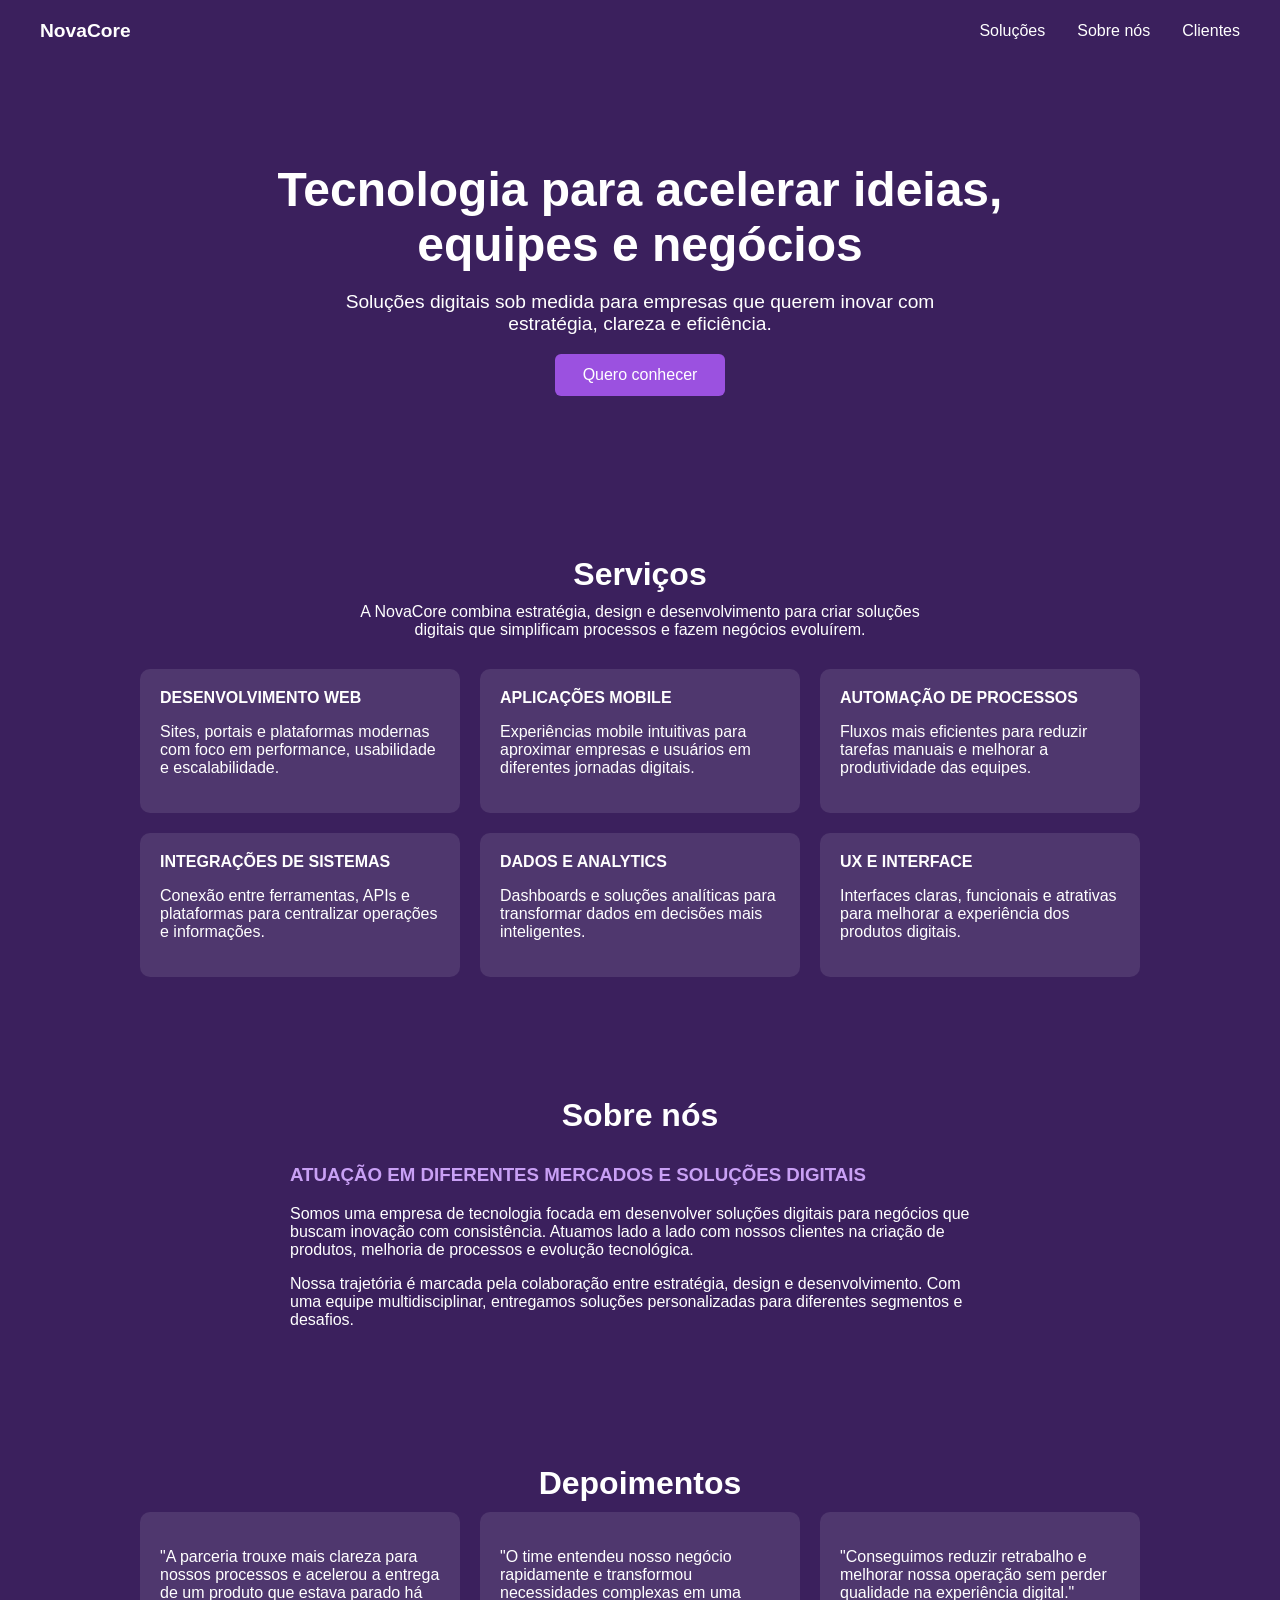
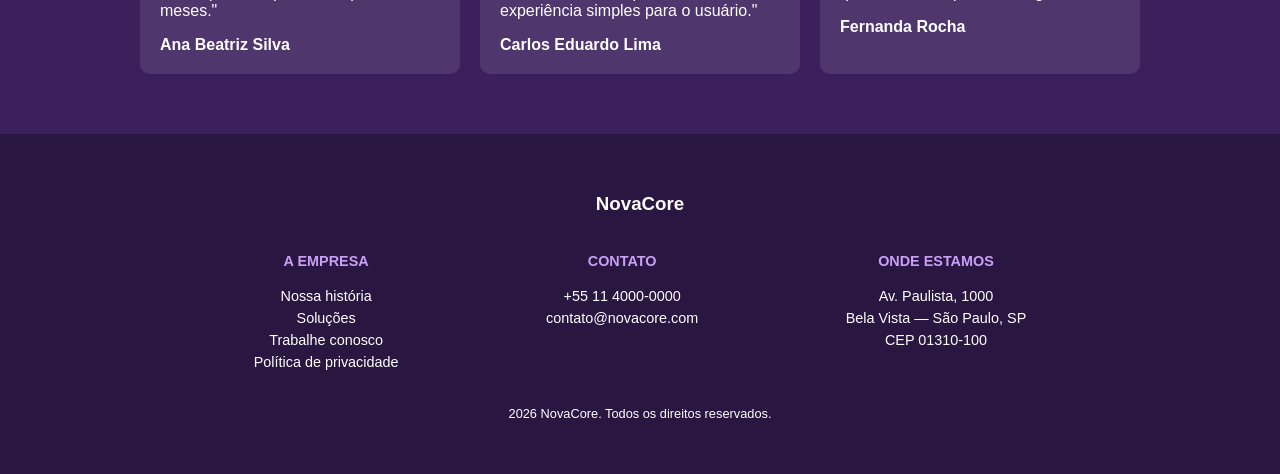
<file: Revisão/index.html>
<!DOCTYPE html>
<html lang="pt-BR">

<head>
    <meta charset="UTF-8">
    <meta name="viewport" content="width=device-width, initial-scale=1.0">
    <link rel="stylesheet" href="./style.css">
    <title>NovaCore</title>
</head>

<body>
    <header class="topo">
        <div class="marca">
            <span>NovaCore</span>
        </div>
        <nav class="menu">
            <a href="#solucoes">Soluções</a>
            <a href="#quem-somos">Sobre nós</a>
            <a href="#depoimentos">Clientes</a>
        </nav>
    </header>

    <section class="inicio">
        <h1>Tecnologia para acelerar ideias,</h1>
        <h1>equipes e negócios</h1>
        <p>Soluções digitais sob medida para empresas que querem inovar com estratégia, clareza e eficiência.</p>
        <button id="botao-principal">Quero conhecer</button>
    </section>

    <section class="bloco" id="solucoes">
        <h2>Serviços</h2>
        <p class="descricao">A NovaCore combina estratégia, design e desenvolvimento para criar soluções digitais que simplificam processos e fazem negócios evoluírem.</p>

        <div class="lista-cartoes">
            <div class="cartao">
                <h3>Desenvolvimento Web</h3>
                <p>Sites, portais e plataformas modernas com foco em performance, usabilidade e escalabilidade.</p>
            </div>
            <div class="cartao">
                <h3>Aplicações Mobile</h3>
                <p>Experiências mobile intuitivas para aproximar empresas e usuários em diferentes jornadas digitais.</p>
            </div>
            <div class="cartao">
                <h3>Automação de Processos</h3>
                <p>Fluxos mais eficientes para reduzir tarefas manuais e melhorar a produtividade das equipes.</p>
            </div>
            <div class="cartao">
                <h3>Integrações de Sistemas</h3>
                <p>Conexão entre ferramentas, APIs e plataformas para centralizar operações e informações.</p>
            </div>
            <div class="cartao">
                <h3>Dados e Analytics</h3>
                <p>Dashboards e soluções analíticas para transformar dados em decisões mais inteligentes.</p>
            </div>
            <div class="cartao">
                <h3>UX e Interface</h3>
                <p>Interfaces claras, funcionais e atrativas para melhorar a experiência dos produtos digitais.</p>
            </div>
        </div>
    </section>

    <section class="bloco" id="quem-somos">
        <h2>Sobre nós</h2>
        <div class="texto-sobre">
            <h3>Atuação em diferentes mercados e soluções digitais</h3>
            <p>Somos uma empresa de tecnologia focada em desenvolver soluções digitais para negócios que buscam inovação com consistência. Atuamos lado a lado com nossos clientes na criação de produtos, melhoria de processos e evolução tecnológica.</p>
            <p>Nossa trajetória é marcada pela colaboração entre estratégia, design e desenvolvimento. Com uma equipe multidisciplinar, entregamos soluções personalizadas para diferentes segmentos e desafios.</p>
        </div>
    </section>

    <section class="bloco" id="depoimentos">
        <h2>Depoimentos</h2>

        <div class="lista-cartoes">
            <div class="cartao">
                <p>"A parceria trouxe mais clareza para nossos processos e acelerou a entrega de um produto que estava parado há meses."</p>
                <strong>Ana Beatriz Silva</strong>
            </div>
            <div class="cartao">
                <p>"O time entendeu nosso negócio rapidamente e transformou necessidades complexas em uma experiência simples para o usuário."</p>
                <strong>Carlos Eduardo Lima</strong>
            </div>
            <div class="cartao">
                <p>"Conseguimos reduzir retrabalho e melhorar nossa operação sem perder qualidade na experiência digital."</p>
                <strong>Fernanda Rocha</strong>
            </div>
        </div>
    </section>

    <footer class="base" id="base">
        <h3>NovaCore</h3>

        <div class="colunas-base">
            <div>
                <h4>A empresa</h4>
                <p>Nossa história</p>
                <p>Soluções</p>
                <p>Trabalhe conosco</p>
                <p>Política de privacidade</p>
            </div>
            <div>
                <h4>Contato</h4>
                <p>+55 11 4000-0000</p>
                <p>contato@novacore.com</p>
            </div>
            <div>
                <h4>Onde estamos</h4>
                <p>Av. Paulista, 1000</p>
                <p>Bela Vista — São Paulo, SP</p>
                <p>CEP 01310-100</p>
            </div>
        </div>

        <p class="direitos">2026 NovaCore. Todos os direitos reservados.</p>
    </footer>
</body>

</html>
</file>
<file: Revisão/style.css>
body {
    background-color: #3b205d;
    color: white;
    font-family: Arial, sans-serif;
    margin: 0;
}

/* ---------- Topo ---------- */
.topo {
    display: flex;
    align-items: center;
    padding: 20px 40px;
}

.marca {
    display: flex;
    justify-content: flex-start;
    font-size: 1.2rem;
    font-weight: bold;
}

.menu {
    display: flex;
    gap: 32px;
    margin-left: auto;
}

.menu a {
    color: white;
    text-decoration: none;
}

/* ---------- Início ---------- */
.inicio {
    display: flex;
    flex-direction: column;
    justify-content: center;
    align-items: center;
    text-align: center;
    padding: 100px 20px;
    font-size: 1.2rem;
}

.inicio h1 {
    margin: 0;
    font-size: 3rem;
}

.inicio p {
    max-width: 600px;
}

#botao-principal {
    background-color: #9b51e0;
    color: white;
    border: none;
    padding: 12px 28px;
    border-radius: 6px;
    font-size: 1rem;
    cursor: pointer;
}

/* ---------- Blocos gerais ---------- */
.bloco {
    padding: 60px 40px;
    text-align: center;
}

.bloco h2 {
    font-size: 2rem;
    margin: 0 0 10px;
}

.descricao {
    max-width: 600px;
    margin: 0 auto 30px;
}

/* ---------- Cartões (serviços e depoimentos) ---------- */
.lista-cartoes {
    display: flex;
    flex-wrap: wrap;
    justify-content: center;
    gap: 20px;
    max-width: 1000px;
    margin: 0 auto;
}

.cartao {
    background-color: rgba(255, 255, 255, 0.1);
    border-radius: 10px;
    padding: 20px;
    width: 280px;
    text-align: left;
}

.cartao h3 {
    margin-top: 0;
    font-size: 1rem;
    text-transform: uppercase;
}

/* ---------- Sobre nós ---------- */
.texto-sobre {
    max-width: 700px;
    margin: 30px auto 0;
    text-align: left;
}

.texto-sobre h3 {
    color: #c9a0f5;
    text-transform: uppercase;
}

/* ---------- Base (rodapé) ---------- */
.base {
    background-color: rgba(0, 0, 0, 0.3);
    padding: 40px;
    text-align: center;
}

.colunas-base {
    display: flex;
    justify-content: space-around;
    flex-wrap: wrap;
    gap: 20px;
    max-width: 900px;
    margin: 0 auto;
}

.base h4 {
    color: #c9a0f5;
    text-transform: uppercase;
    font-size: 0.9rem;
}

.colunas-base p {
    margin: 6px 0;
    font-size: 0.9rem;
}

.direitos {
    margin-top: 30px;
    font-size: 0.8rem;
}
</file>
